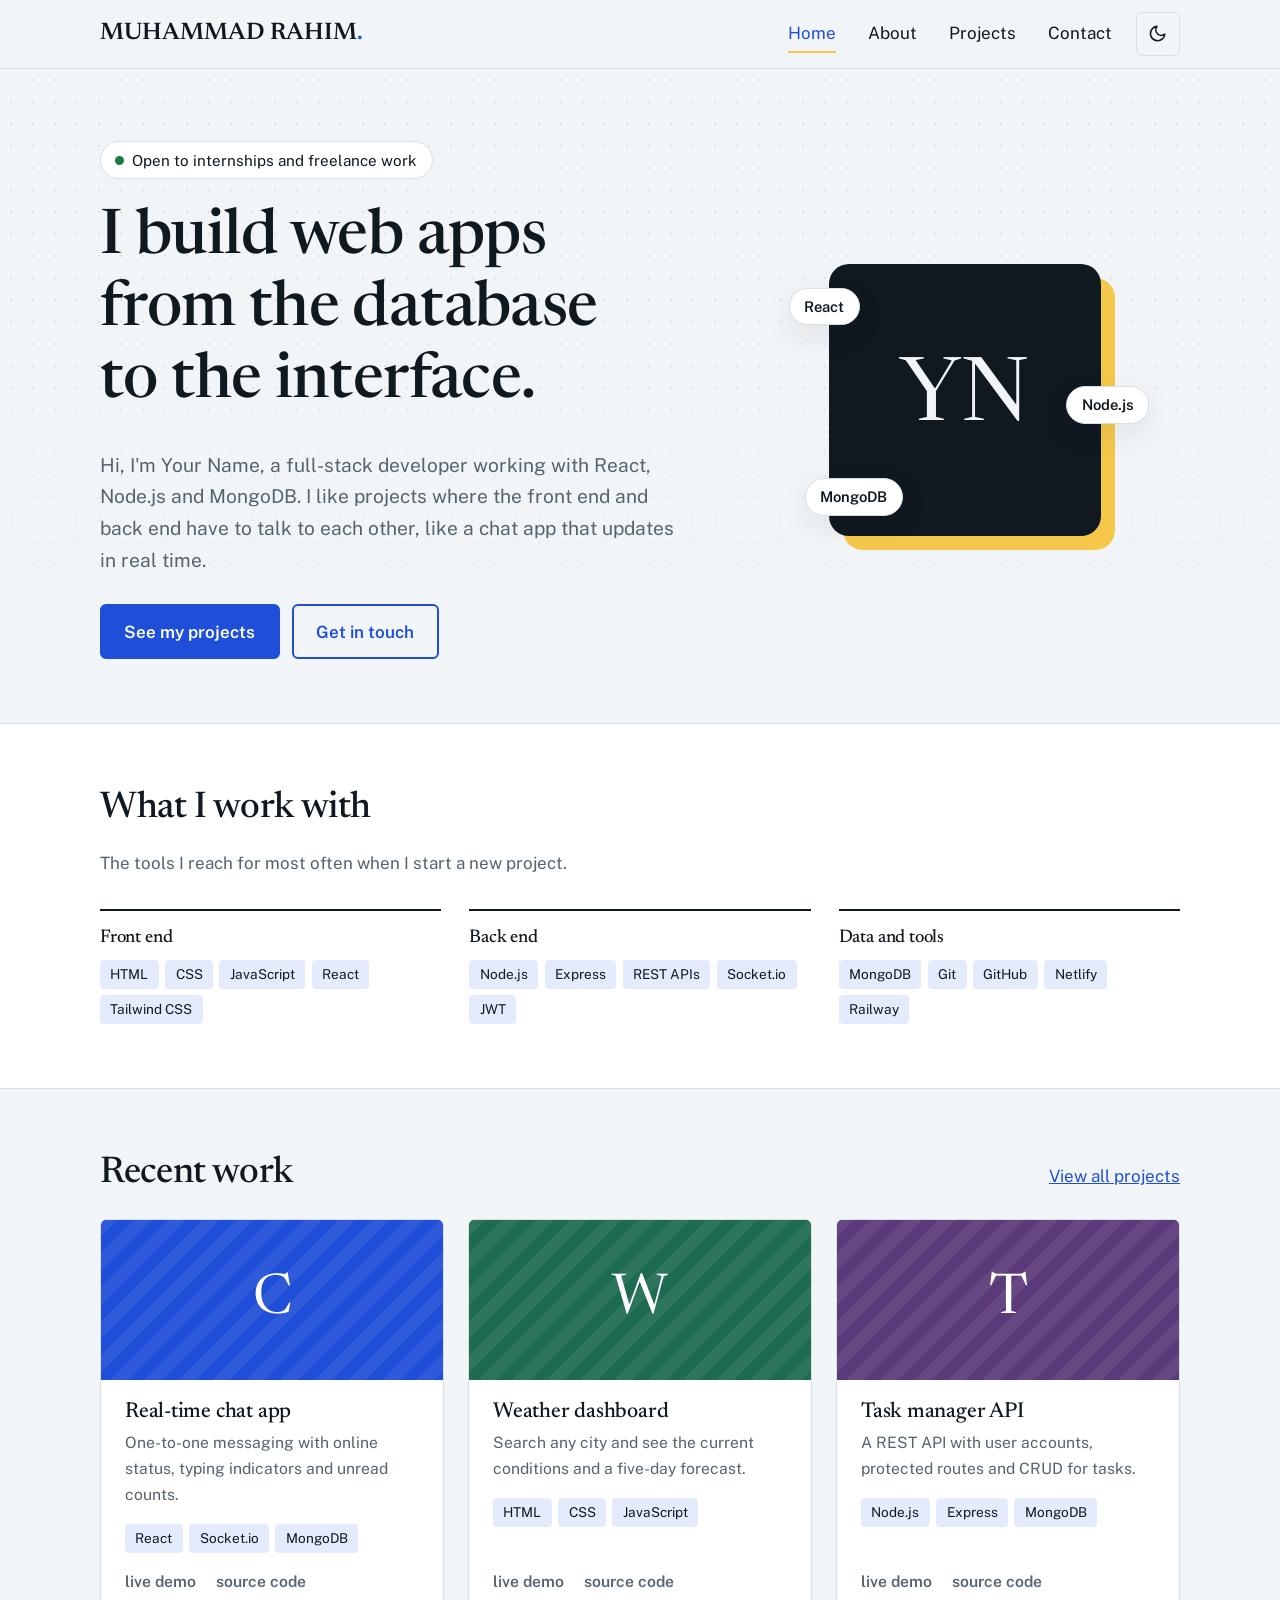
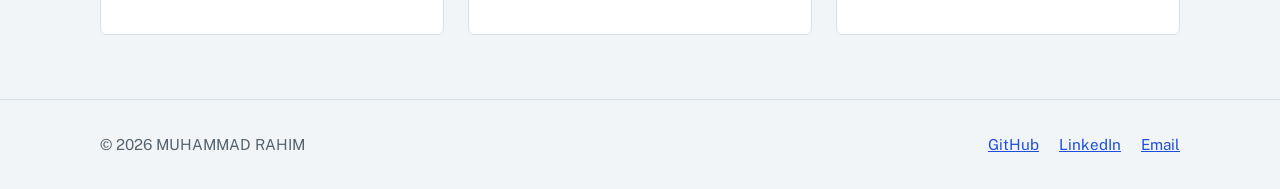
<file: index.html>
<!DOCTYPE html>
<html lang="en">
<head>
  <meta charset="UTF-8">
  <script>
    // set the theme before first paint so dark mode doesn't flash
    try {
      document.documentElement.dataset.theme = localStorage.getItem("theme") ||
        (matchMedia("(prefers-color-scheme: dark)").matches ? "dark" : "light");
    } catch (e) {}
  </script>
  <meta name="viewport" content="width=device-width, initial-scale=1">
  <title>MUHAMMAD RAHIM | Web Developer</title>
  <meta name="description" content="Portfolio of Your Name, a full-stack web developer who builds responsive websites and real-time web apps.">
  <link rel="icon" href="data:image/svg+xml,<svg xmlns=%22http://www.w3.org/2000/svg%22 viewBox=%220 0 100 100%22><rect width=%22100%22 height=%22100%22 rx=%2216%22 fill=%22%231f4fd8%22/><text x=%2250%22 y=%2272%22 font-size=%2262%22 text-anchor=%22middle%22 fill=%22white%22 font-family=%22Georgia%22>Y</text></svg>">
  <link rel="preconnect" href="https://fonts.googleapis.com">
  <link rel="preconnect" href="https://fonts.gstatic.com" crossorigin>
  <link href="https://fonts.googleapis.com/css2?family=Newsreader:wght@400;500;600&family=Public+Sans:wght@400;600&display=swap" rel="stylesheet">
  <link rel="stylesheet" href="css/style.css">
  <script src="js/main.js" defer></script>
</head>
<body>
  <a class="skip-link" href="#main">Skip to content</a>

  <header class="site-header">
    <div class="container header-inner">
      <a class="brand" href="index.html">MUHAMMAD RAHIM<span>.</span></a>

      <nav id="site-nav" class="site-nav" aria-label="Main">
        <ul>
          <li><a href="index.html" aria-current="page">Home</a></li>
          <li><a href="about.html">About</a></li>
          <li><a href="projects.html">Projects</a></li>
          <li><a href="contact.html">Contact</a></li>
        </ul>
      </nav>

      <div class="header-actions">
        <button class="theme-toggle" type="button" aria-label="Switch to dark theme">
          <svg class="icon-moon" viewBox="0 0 24 24" aria-hidden="true"><path d="M21 12.8A9 9 0 1 1 11.2 3a7 7 0 0 0 9.8 9.8z"/></svg>
          <svg class="icon-sun" viewBox="0 0 24 24" aria-hidden="true"><circle cx="12" cy="12" r="4"/><path d="M12 2v2M12 20v2M4.9 4.9l1.4 1.4M17.7 17.7l1.4 1.4M2 12h2M20 12h2M4.9 19.1l1.4-1.4M17.7 6.3l1.4-1.4"/></svg>
        </button>
        <button class="nav-toggle" type="button" aria-expanded="false" aria-controls="site-nav" aria-label="Menu">
          <span></span><span></span><span></span>
        </button>
      </div>
    </div>
  </header>

  <main id="main">
    <section class="hero">
      <div class="container hero-inner">
        <div>
          <p class="status">Open to internships and freelance work</p>
          <h1>I build web apps from the database to the interface.</h1>
          <p class="lead">
            Hi, I'm Your Name, a full-stack developer working with React, Node.js and MongoDB.
            I like projects where the front end and back end have to talk to each other, like
            a chat app that updates in real time.
          </p>
          <div class="btn-row">
            <a class="btn" href="projects.html">See my projects</a>
            <a class="btn btn--outline" href="contact.html">Get in touch</a>
          </div>
        </div>

        <!-- To use a real photo, put an <img> inside .hero-card instead of the initials -->
        <div class="hero-art" aria-hidden="true">
          <div class="hero-card">YN</div>
          <span class="float-tag float-tag--react">React</span>
          <span class="float-tag float-tag--node">Node.js</span>
          <span class="float-tag float-tag--mongo">MongoDB</span>
        </div>
      </div>
    </section>

    <section class="section section--white">
      <div class="container">
        <h2>What I work with</h2>
        <p class="section__intro">The tools I reach for most often when I start a new project.</p>

        <div class="skill-groups">
          <div class="skill-group">
            <h3>Front end</h3>
            <ul class="tags">
              <li>HTML</li><li>CSS</li><li>JavaScript</li><li>React</li><li>Tailwind CSS</li>
            </ul>
          </div>
          <div class="skill-group">
            <h3>Back end</h3>
            <ul class="tags">
              <li>Node.js</li><li>Express</li><li>REST APIs</li><li>Socket.io</li><li>JWT</li>
            </ul>
          </div>
          <div class="skill-group">
            <h3>Data and tools</h3>
            <ul class="tags">
              <li>MongoDB</li><li>Git</li><li>GitHub</li><li>Netlify</li><li>Railway</li>
            </ul>
          </div>
        </div>
      </div>
    </section>

    <section class="section">
      <div class="container">
        <div class="section-head">
          <h2>Recent work</h2>
          <a href="projects.html">View all projects</a>
        </div>

        <div class="project-grid project-grid--three">
          <!-- Sample projects: replace titles, text and links with your own -->
          <article class="project">
            <div class="project__thumb project__thumb--blue" aria-hidden="true">C</div>
            <div class="project__body">
              <h3>Real-time chat app</h3>
              <p>One-to-one messaging with online status, typing indicators and unread counts.</p>
              <ul class="tags">
                <li>React</li>
                <li>Socket.io</li>
                <li>MongoDB</li>
              </ul>
              <div class="project__links">
               <p>live demo</p>
               <p>source code</p>
              </div>
            </div>
          </article>

          <article class="project">
            <div class="project__thumb project__thumb--green" aria-hidden="true">W</div>
            <div class="project__body">
              <h3>Weather dashboard</h3>
              <p>Search any city and see the current conditions and a five-day forecast.</p>
              <ul class="tags">
                <li>HTML</li>
                <li>CSS</li>
                <li>JavaScript</li>
              </ul>
              <div class="project__links">
              <p>live demo</p>
               <p>source code</p>
              </div>
            </div>
          </article>

          <article class="project">
            <div class="project__thumb project__thumb--plum" aria-hidden="true">T</div>
            <div class="project__body">
              <h3>Task manager API</h3>
              <p>A REST API with user accounts, protected routes and CRUD for tasks.</p>
              <ul class="tags">
                <li>Node.js</li>
                <li>Express</li>
                <li>MongoDB</li>
              </ul>
              <div class="project__links">
              <p>live demo</p>
               <p>source code</p>
              </div>
            </div>
          </article>
        </div>
      </div>
    </section>
  </main>

  <footer class="site-footer">
    <div class="container footer-inner">
      <p>&copy; <span id="year">2026</span> MUHAMMAD RAHIM</p>
      <ul>
        <li><a href="https://github.com/MUHAMMAD-RAHIM-SIDDIQUI" target="_blank" rel="noopener">GitHub</a></li>
        <li><a href="https://www.linkedin.com/in/muhammad-rahim-siddiqui-4a539a3a0/" target="_blank" rel="noopener">LinkedIn</a></li>
        <li><a href="mailto:rahim.siddiqui.dev@gmail.com">Email</a></li>
      </ul>
    </div>
  </footer>
</body>
</html>
</file>
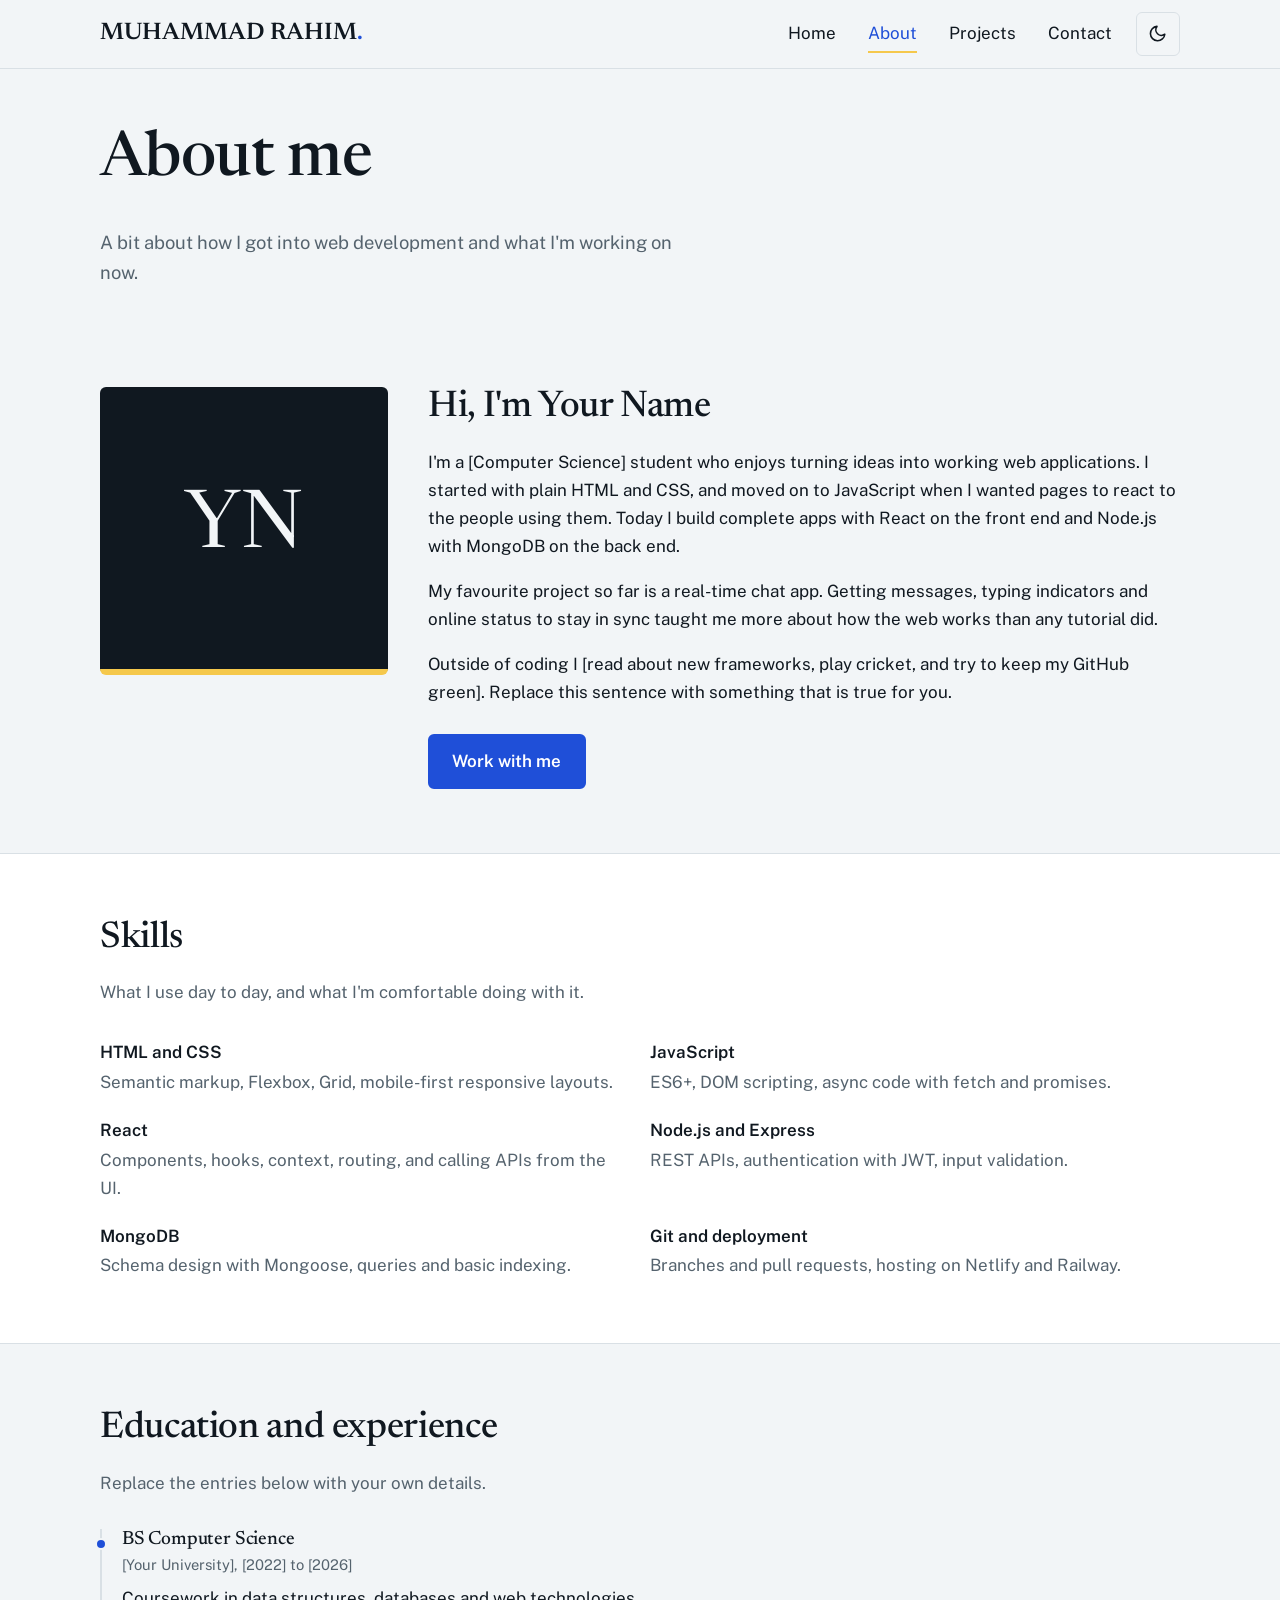
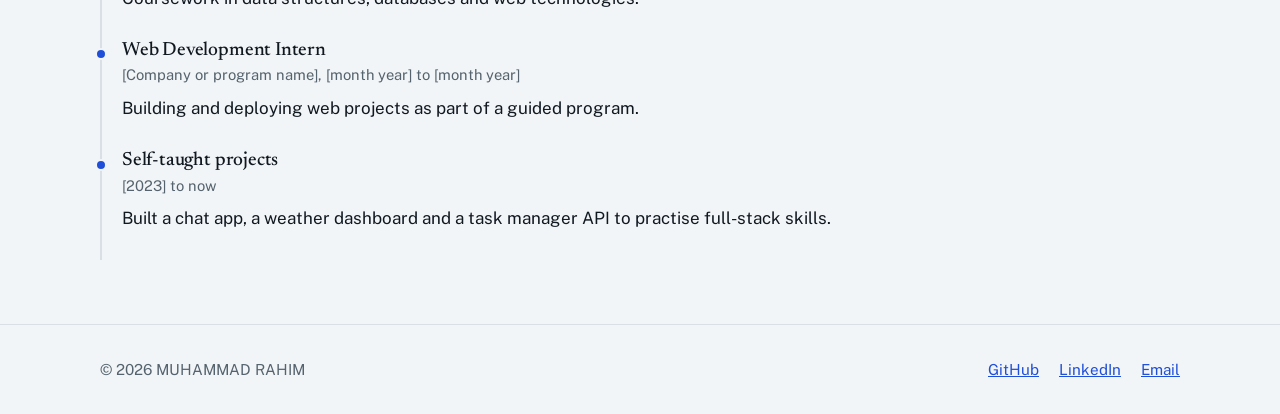
<file: about.html>
<!DOCTYPE html>
<html lang="en">
<head>
  <meta charset="UTF-8">
  <script>
    // set the theme before first paint so dark mode doesn't flash
    try {
      document.documentElement.dataset.theme = localStorage.getItem("theme") ||
        (matchMedia("(prefers-color-scheme: dark)").matches ? "dark" : "light");
    } catch (e) {}
  </script>
  <meta name="viewport" content="width=device-width, initial-scale=1">
  <title>About | MUHAMMAD RAHIM</title>
  <meta name="description" content="Background, skills and education of Your Name, a full-stack web developer.">
  <link rel="icon" href="data:image/svg+xml,<svg xmlns=%22http://www.w3.org/2000/svg%22 viewBox=%220 0 100 100%22><rect width=%22100%22 height=%22100%22 rx=%2216%22 fill=%22%231f4fd8%22/><text x=%2250%22 y=%2272%22 font-size=%2262%22 text-anchor=%22middle%22 fill=%22white%22 font-family=%22Georgia%22>Y</text></svg>">
  <link rel="preconnect" href="https://fonts.googleapis.com">
  <link rel="preconnect" href="https://fonts.gstatic.com" crossorigin>
  <link href="https://fonts.googleapis.com/css2?family=Newsreader:wght@400;500;600&family=Public+Sans:wght@400;600&display=swap" rel="stylesheet">
  <link rel="stylesheet" href="css/style.css">
  <script src="js/main.js" defer></script>
</head>
<body>
  <a class="skip-link" href="#main">Skip to content</a>

  <header class="site-header">
    <div class="container header-inner">
      <a class="brand" href="index.html">MUHAMMAD RAHIM<span>.</span></a>

      <nav id="site-nav" class="site-nav" aria-label="Main">
        <ul>
          <li><a href="index.html">Home</a></li>
          <li><a href="about.html" aria-current="page">About</a></li>
          <li><a href="projects.html">Projects</a></li>
          <li><a href="contact.html">Contact</a></li>
        </ul>
      </nav>

      <div class="header-actions">
        <button class="theme-toggle" type="button" aria-label="Switch to dark theme">
          <svg class="icon-moon" viewBox="0 0 24 24" aria-hidden="true"><path d="M21 12.8A9 9 0 1 1 11.2 3a7 7 0 0 0 9.8 9.8z"/></svg>
          <svg class="icon-sun" viewBox="0 0 24 24" aria-hidden="true"><circle cx="12" cy="12" r="4"/><path d="M12 2v2M12 20v2M4.9 4.9l1.4 1.4M17.7 17.7l1.4 1.4M2 12h2M20 12h2M4.9 19.1l1.4-1.4M17.7 6.3l1.4-1.4"/></svg>
        </button>
        <button class="nav-toggle" type="button" aria-expanded="false" aria-controls="site-nav" aria-label="Menu">
          <span></span><span></span><span></span>
        </button>
      </div>
    </div>
  </header>

  <main id="main">
    <section class="page-title">
      <div class="container">
        <h1>About me</h1>
        <p>A bit about how I got into web development and what I'm working on now.</p>
      </div>
    </section>

    <section class="section">
      <div class="container about-grid">
        <!-- To use a real photo, replace this div with: <img src="images/me.jpg" alt="Your Name"> -->
        <div class="about-photo" aria-hidden="true">YN</div>

        <div>
          <h2>Hi, I'm Your Name</h2>
          <p>
            I'm a [Computer Science] student who enjoys turning ideas into working web
            applications. I started with plain HTML and CSS, and moved on to JavaScript when I
            wanted pages to react to the people using them. Today I build complete apps with
            React on the front end and Node.js with MongoDB on the back end.
          </p>
          <p>
            My favourite project so far is a real-time chat app. Getting messages, typing
            indicators and online status to stay in sync taught me more about how the web works
            than any tutorial did.
          </p>
          <p>
            Outside of coding I [read about new frameworks, play cricket, and try to keep my
            GitHub green]. Replace this sentence with something that is true for you.
          </p>
          <div class="btn-row">
            <a class="btn" href="contact.html">Work with me</a>
          </div>
        </div>
      </div>
    </section>

    <section class="section section--white">
      <div class="container">
        <h2>Skills</h2>
        <p class="section__intro">What I use day to day, and what I'm comfortable doing with it.</p>

        <dl class="skill-list">
          <div>
            <dt>HTML and CSS</dt>
            <dd>Semantic markup, Flexbox, Grid, mobile-first responsive layouts.</dd>
          </div>
          <div>
            <dt>JavaScript</dt>
            <dd>ES6+, DOM scripting, async code with fetch and promises.</dd>
          </div>
          <div>
            <dt>React</dt>
            <dd>Components, hooks, context, routing, and calling APIs from the UI.</dd>
          </div>
          <div>
            <dt>Node.js and Express</dt>
            <dd>REST APIs, authentication with JWT, input validation.</dd>
          </div>
          <div>
            <dt>MongoDB</dt>
            <dd>Schema design with Mongoose, queries and basic indexing.</dd>
          </div>
          <div>
            <dt>Git and deployment</dt>
            <dd>Branches and pull requests, hosting on Netlify and Railway.</dd>
          </div>
        </dl>
      </div>
    </section>

    <section class="section">
      <div class="container">
        <h2>Education and experience</h2>
        <p class="section__intro">Replace the entries below with your own details.</p>

        <ol class="timeline">
          <li>
            <h3>BS Computer Science</h3>
            <span class="when">[Your University], [2022] to [2026]</span>
            <p>Coursework in data structures, databases and web technologies.</p>
          </li>
          <li>
            <h3>Web Development Intern</h3>
            <span class="when">[Company or program name], [month year] to [month year]</span>
            <p>Building and deploying web projects as part of a guided program.</p>
          </li>
          <li>
            <h3>Self-taught projects</h3>
            <span class="when">[2023] to now</span>
            <p>Built a chat app, a weather dashboard and a task manager API to practise full-stack skills.</p>
          </li>
        </ol>
      </div>
    </section>
  </main>
 <footer class="site-footer">
    <div class="container footer-inner">
      <p>&copy; <span id="year">2026</span> MUHAMMAD RAHIM</p>
      <ul>
        <li><a href="https://github.com/MUHAMMAD-RAHIM-SIDDIQUI" target="_blank" rel="noopener">GitHub</a></li>
        <li><a href="https://www.linkedin.com/in/muhammad-rahim-siddiqui-4a539a3a0/" target="_blank" rel="noopener">LinkedIn</a></li>
        <li><a href="mailto:rahim.siddiqui.dev@gmail.com">Email</a></li>
      </ul>
    </div>
  </footer>
 
</body>
</html>
</file>
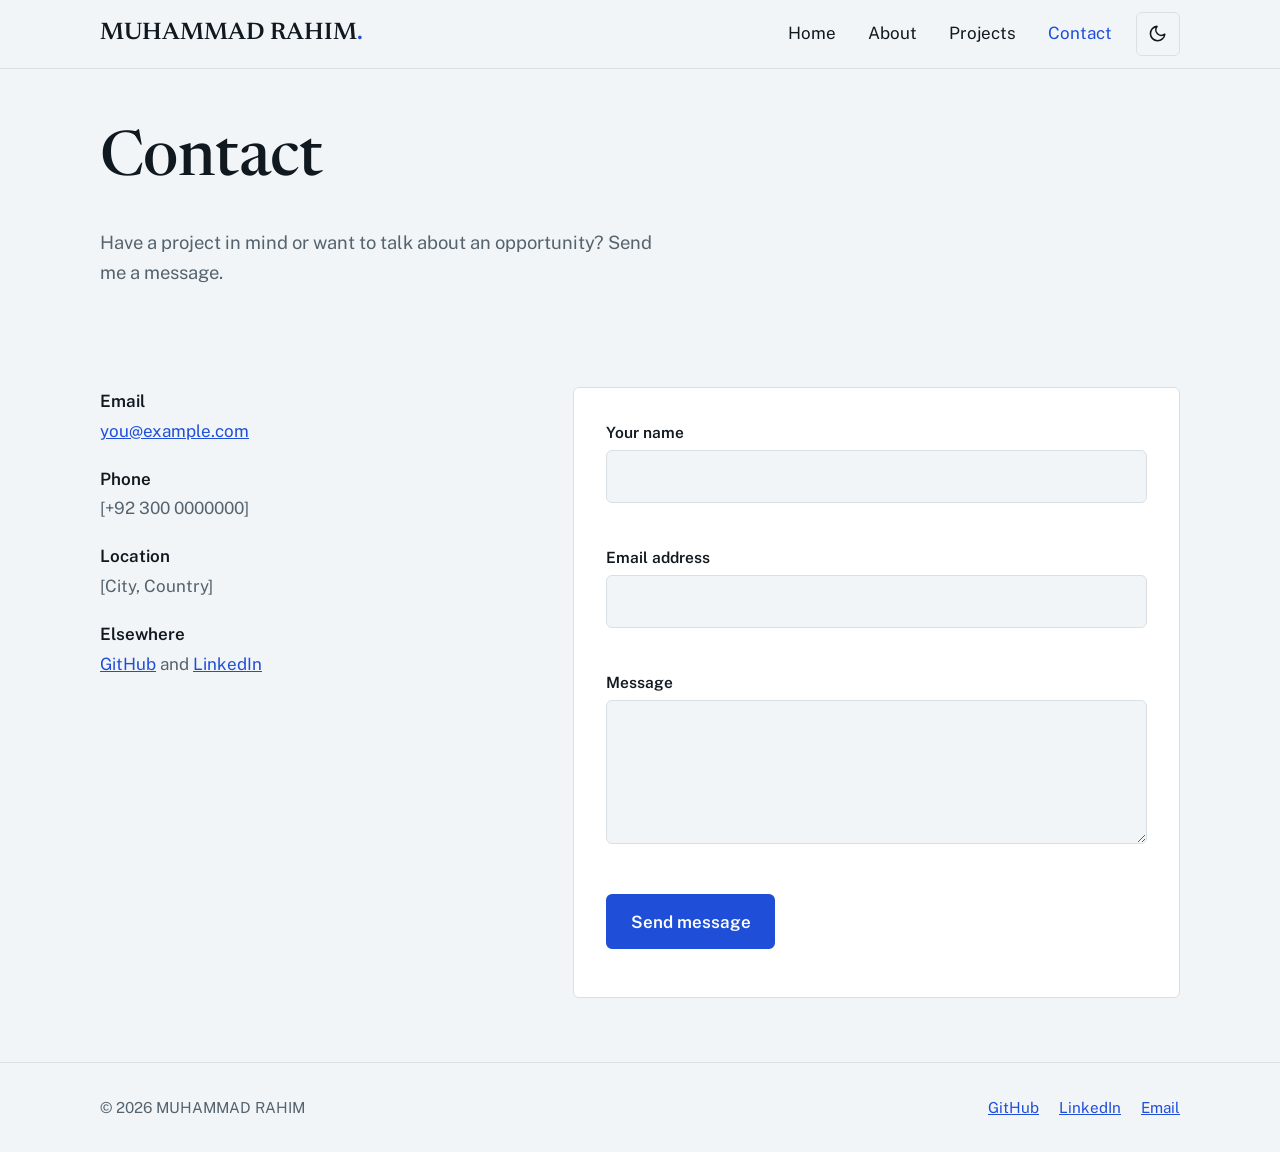
<file: contact.html>
<!DOCTYPE html>
<html lang="en">
<head>
  <meta charset="UTF-8">
  <script>
    // set the theme before first paint so dark mode doesn't flash
    try {
      document.documentElement.dataset.theme = localStorage.getItem("theme") ||
        (matchMedia("(prefers-color-scheme: dark)").matches ? "dark" : "light");
    } catch (e) {}
  </script>
  <meta name="viewport" content="width=device-width, initial-scale=1">
  <title>Contact | MUHAMMAD RAHIM</title>
  <meta name="description" content="Get in touch with Your Name about internships, freelance work or collaboration.">
  <link rel="icon" href="data:image/svg+xml,<svg xmlns=%22http://www.w3.org/2000/svg%22 viewBox=%220 0 100 100%22><rect width=%22100%22 height=%22100%22 rx=%2216%22 fill=%22%231f4fd8%22/><text x=%2250%22 y=%2272%22 font-size=%2262%22 text-anchor=%22middle%22 fill=%22white%22 font-family=%22Georgia%22>Y</text></svg>">
  <link rel="preconnect" href="https://fonts.googleapis.com">
  <link rel="preconnect" href="https://fonts.gstatic.com" crossorigin>
  <link href="https://fonts.googleapis.com/css2?family=Newsreader:wght@400;500;600&family=Public+Sans:wght@400;600&display=swap" rel="stylesheet">
  <link rel="stylesheet" href="css/style.css">
  <script src="js/main.js" defer></script>
</head>
<body>
  <a class="skip-link" href="#main">Skip to content</a>

  <header class="site-header">
    <div class="container header-inner">
      <a class="brand" href="index.html">MUHAMMAD RAHIM<span>.</span></a>

      <nav id="site-nav" class="site-nav" aria-label="Main">
        <ul>
          <li><a href="index.html">Home</a></li>
          <li><a href="about.html">About</a></li>
          <li><a href="projects.html">Projects</a></li>
          <li><a href="contact.html" aria-current="page">Contact</a></li>
        </ul>
      </nav>

      <div class="header-actions">
        <button class="theme-toggle" type="button" aria-label="Switch to dark theme">
          <svg class="icon-moon" viewBox="0 0 24 24" aria-hidden="true"><path d="M21 12.8A9 9 0 1 1 11.2 3a7 7 0 0 0 9.8 9.8z"/></svg>
          <svg class="icon-sun" viewBox="0 0 24 24" aria-hidden="true"><circle cx="12" cy="12" r="4"/><path d="M12 2v2M12 20v2M4.9 4.9l1.4 1.4M17.7 17.7l1.4 1.4M2 12h2M20 12h2M4.9 19.1l1.4-1.4M17.7 6.3l1.4-1.4"/></svg>
        </button>
        <button class="nav-toggle" type="button" aria-expanded="false" aria-controls="site-nav" aria-label="Menu">
          <span></span><span></span><span></span>
        </button>
      </div>
    </div>
  </header>

  <main id="main">
    <section class="page-title">
      <div class="container">
        <h1>Contact</h1>
        <p>Have a project in mind or want to talk about an opportunity? Send me a message.</p>
      </div>
    </section>

    <section class="section">
      <div class="container contact-grid">
        <dl class="contact-details">
          <dt>Email</dt>
          <dd><a href="mailto:you@example.com">you@example.com</a></dd>

          <dt>Phone</dt>
          <dd>[+92 300 0000000]</dd>

          <dt>Location</dt>
          <dd>[City, Country]</dd>

          <dt>Elsewhere</dt>
          <dd>
            <a href="https://github.com/MUHAMMAD-RAHIM-SIDDIQUI" target="_blank" rel="noopener">GitHub</a>
            and
            <a href="https://www.linkedin.com/in/muhammad-rahim-siddiqui-4a539a3a0/" target="_blank" rel="noopener">LinkedIn</a>
          </dd>
        </dl>

        <form id="contact-form" class="form" data-email="you@example.com" novalidate>
          <div class="field">
            <label for="name">Your name</label>
            <input id="name" name="name" type="text" autocomplete="name" required>
            <p class="field-error" aria-live="polite"></p>
          </div>

          <div class="field">
            <label for="email">Email address</label>
            <input id="email" name="email" type="email" autocomplete="email" required>
            <p class="field-error" aria-live="polite"></p>
          </div>

          <div class="field">
            <label for="message">Message</label>
            <textarea id="message" name="message" required></textarea>
            <p class="field-error" aria-live="polite"></p>
          </div>

          <button class="btn" type="submit">Send message</button>
          <p id="form-status" class="form-status" role="status"></p>
        </form>
      </div>
    </section>
  </main>

 <footer class="site-footer">
    <div class="container footer-inner">
      <p>&copy; <span id="year">2026</span> MUHAMMAD RAHIM</p>
      <ul>
        <li><a href="https://github.com/MUHAMMAD-RAHIM-SIDDIQUI" target="_blank" rel="noopener">GitHub</a></li>
        <li><a href="https://www.linkedin.com/in/muhammad-rahim-siddiqui-4a539a3a0/" target="_blank" rel="noopener">LinkedIn</a></li>
        <li><a href="mailto:rahim.siddiqui.dev@gmail.com">Email</a></li>
      </ul>
    </div>
  </footer>
</body>
</html>
</file>
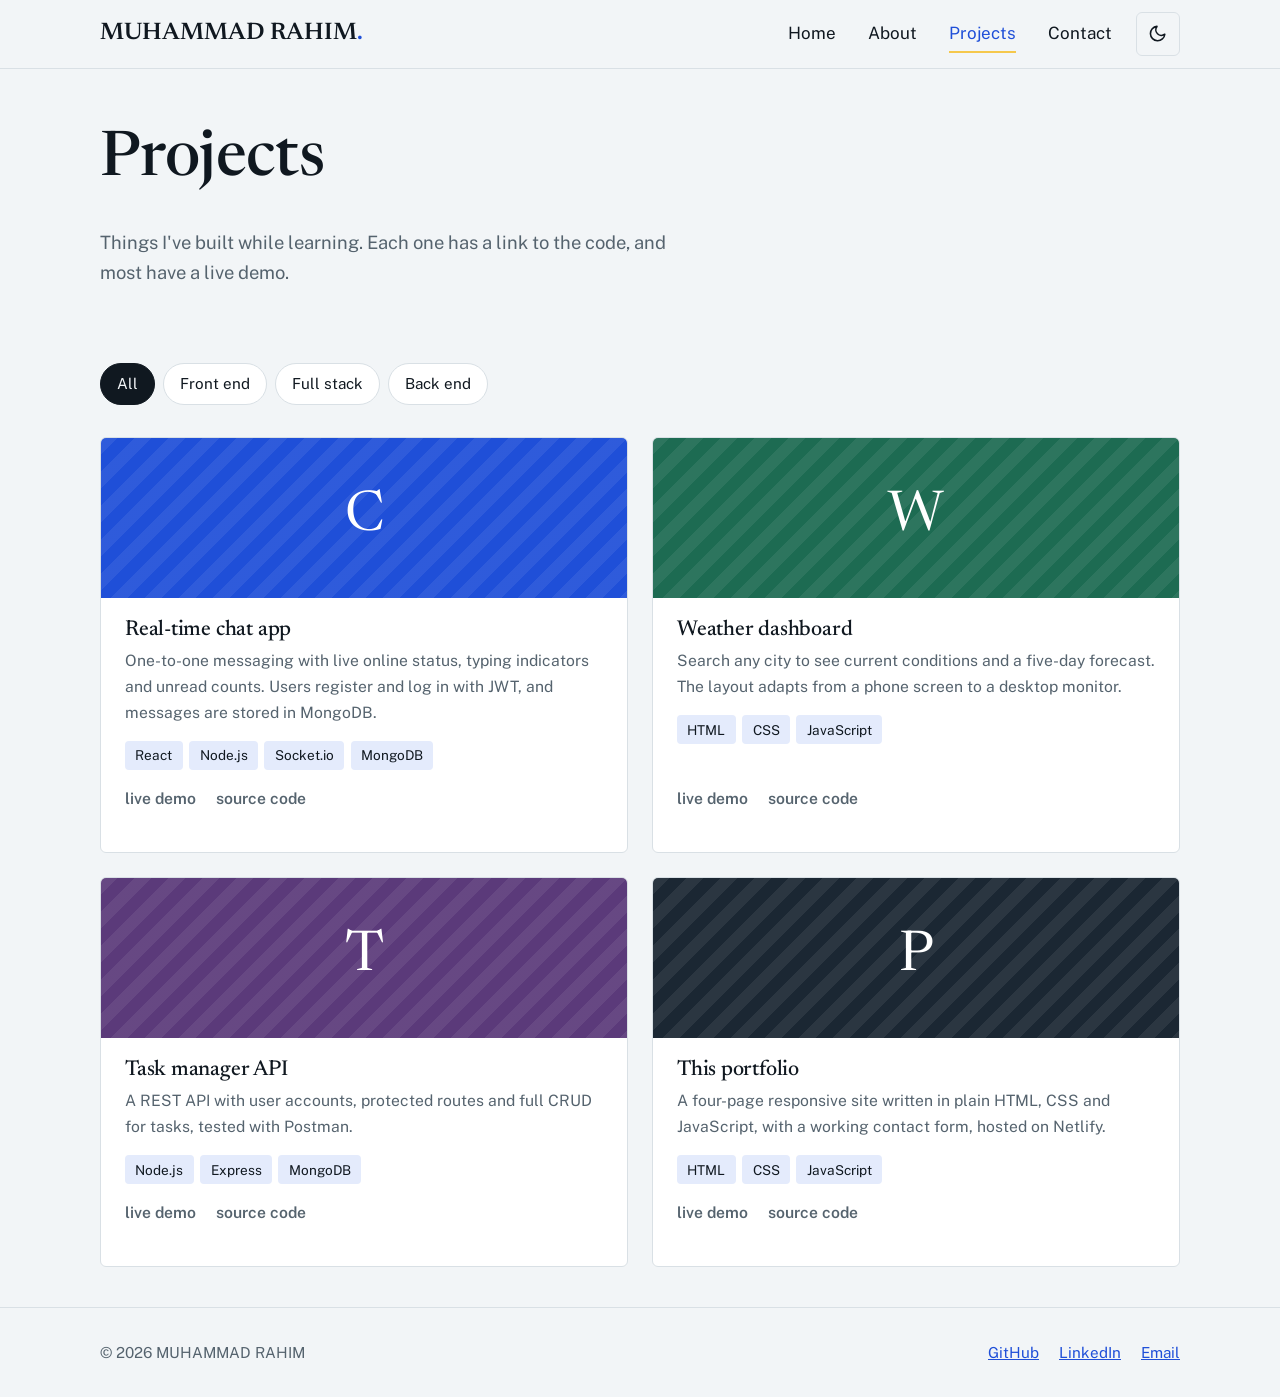
<file: projects.html>
<!DOCTYPE html>
<html lang="en">
<head>
  <meta charset="UTF-8">
  <script>
    // set the theme before first paint so dark mode doesn't flash
    try {
      document.documentElement.dataset.theme = localStorage.getItem("theme") ||
        (matchMedia("(prefers-color-scheme: dark)").matches ? "dark" : "light");
    } catch (e) {}
  </script>
  <meta name="viewport" content="width=device-width, initial-scale=1">
  <title>Projects | MUHAMMAD RAHIM</title>
  <meta name="description" content="Selected web development projects by Your Name, including a real-time chat app, a weather dashboard and a REST API.">
  <link rel="icon" href="data:image/svg+xml,<svg xmlns=%22http://www.w3.org/2000/svg%22 viewBox=%220 0 100 100%22><rect width=%22100%22 height=%22100%22 rx=%2216%22 fill=%22%231f4fd8%22/><text x=%2250%22 y=%2272%22 font-size=%2262%22 text-anchor=%22middle%22 fill=%22white%22 font-family=%22Georgia%22>Y</text></svg>">
  <link rel="preconnect" href="https://fonts.googleapis.com">
  <link rel="preconnect" href="https://fonts.gstatic.com" crossorigin>
  <link href="https://fonts.googleapis.com/css2?family=Newsreader:wght@400;500;600&family=Public+Sans:wght@400;600&display=swap" rel="stylesheet">
  <link rel="stylesheet" href="css/style.css">
  <script src="js/main.js" defer></script>
</head>
<body>
  <a class="skip-link" href="#main">Skip to content</a>

  <header class="site-header">
    <div class="container header-inner">
      <a class="brand" href="index.html"> MUHAMMAD RAHIM<span>.</span></a>

      <nav id="site-nav" class="site-nav" aria-label="Main">
        <ul>
          <li><a href="index.html">Home</a></li>
          <li><a href="about.html">About</a></li>
          <li><a href="projects.html" aria-current="page">Projects</a></li>
          <li><a href="contact.html">Contact</a></li>
        </ul>
      </nav>

      <div class="header-actions">
        <button class="theme-toggle" type="button" aria-label="Switch to dark theme">
          <svg class="icon-moon" viewBox="0 0 24 24" aria-hidden="true"><path d="M21 12.8A9 9 0 1 1 11.2 3a7 7 0 0 0 9.8 9.8z"/></svg>
          <svg class="icon-sun" viewBox="0 0 24 24" aria-hidden="true"><circle cx="12" cy="12" r="4"/><path d="M12 2v2M12 20v2M4.9 4.9l1.4 1.4M17.7 17.7l1.4 1.4M2 12h2M20 12h2M4.9 19.1l1.4-1.4M17.7 6.3l1.4-1.4"/></svg>
        </button>
        <button class="nav-toggle" type="button" aria-expanded="false" aria-controls="site-nav" aria-label="Menu">
          <span></span><span></span><span></span>
        </button>
      </div>
    </div>
  </header>

  <main id="main">
    <section class="page-title">
      <div class="container">
        <h1>Projects</h1>
        <p>Things I've built while learning. Each one has a link to the code, and most have a live demo.</p>
      </div>
    </section>

    <section class="section section--tight">
      <div class="container">
        <div class="filters" role="group" aria-label="Filter projects">
          <button class="filter-btn" type="button" data-filter="all" aria-pressed="true">All</button>
          <button class="filter-btn" type="button" data-filter="frontend" aria-pressed="false">Front end</button>
          <button class="filter-btn" type="button" data-filter="fullstack" aria-pressed="false">Full stack</button>
          <button class="filter-btn" type="button" data-filter="backend" aria-pressed="false">Back end</button>
        </div>

        <div class="project-grid">
          <!-- Sample projects: replace titles, text and links with your own -->
          <article class="project" data-category="fullstack">
            <div class="project__thumb project__thumb--blue" aria-hidden="true">C</div>
            <div class="project__body">
              <h3>Real-time chat app</h3>
              <p>
                One-to-one messaging with live online status, typing indicators and unread
                counts. Users register and log in with JWT, and messages are stored in MongoDB.
              </p>
              <ul class="tags">
                <li>React</li>
                <li>Node.js</li>
                <li>Socket.io</li>
                <li>MongoDB</li>
              </ul>
              <div class="project__links">
              <p>live demo</p>
               <p>source code</p>
              </div>
            </div>
          </article>

          <article class="project" data-category="frontend">
            <div class="project__thumb project__thumb--green" aria-hidden="true">W</div>
            <div class="project__body">
              <h3>Weather dashboard</h3>
              <p>
                Search any city to see current conditions and a five-day forecast. The layout
                adapts from a phone screen to a desktop monitor.
              </p>
              <ul class="tags">
                <li>HTML</li>
                <li>CSS</li>
                <li>JavaScript</li>
              </ul>
              <div class="project__links">
              <p>live demo</p>
               <p>source code</p>
              </div>
            </div>
          </article>

          <article class="project" data-category="backend">
            <div class="project__thumb project__thumb--plum" aria-hidden="true">T</div>
            <div class="project__body">
              <h3>Task manager API</h3>
              <p>
                A REST API with user accounts, protected routes and full CRUD for tasks,
                tested with Postman.
              </p>
              <ul class="tags">
                <li>Node.js</li>
                <li>Express</li>
                <li>MongoDB</li>
              </ul>
              <div class="project__links">
              <p>live demo</p>
               <p>source code</p>
              </div>
            </div>
          </article>

          <article class="project" data-category="frontend">
            <div class="project__thumb project__thumb--ink" aria-hidden="true">P</div>
            <div class="project__body">
              <h3>This portfolio</h3>
              <p>
                A four-page responsive site written in plain HTML, CSS and JavaScript, with a
                working contact form, hosted on Netlify.
              </p>
              <ul class="tags">
                <li>HTML</li>
                <li>CSS</li>
                <li>JavaScript</li>
              </ul>
              <div class="project__links">
              <p>live demo</p>
               <p>source code</p> 
              </div>
            </div>
          </article>
        </div>
      </div>
    </section>
  </main>

  <footer class="site-footer">
    <div class="container footer-inner">
      <p>&copy; <span id="year">2026</span> MUHAMMAD RAHIM</p>
      <ul>
        <li><a href="https://github.com/MUHAMMAD-RAHIM-SIDDIQUI" target="_blank" rel="noopener">GitHub</a></li>
        <li><a href="https://www.linkedin.com/in/muhammad-rahim-siddiqui-4a539a3a0/" target="_blank" rel="noopener">LinkedIn</a></li>
        <li><a href="mailto:rahim.siddiqui.dev@gmail.com">Email</a></li>
      </ul>
    </div>
  </footer>
</body>
</html>
</file>
<file: css/style.css>
/* ==========================================================================
   Portfolio stylesheet
   1. Variables & base
   2. Layout helpers
   3. Header & navigation
   4. Buttons
   5. Home
   6. Sections shared by several pages
   7. Projects
   8. About
   9. Contact
   10. Footer
   11. Larger screens
   ========================================================================== */

/* 1. Variables & base ----------------------------------------------------- */

:root {
  --bg: #f2f5f7;
  --surface: #ffffff;
  --ink: #101820;
  --muted: #55636e;
  --line: #d9e0e5;
  --accent: #1f4fd8;
  --accent-dark: #173ba3;
  --accent-soft: #e4ebfc;
  --highlight: #f5c84c;
  --danger: #b3261e;
  --success: #1d7a46;
  --on-accent: #ffffff;
  --header-bg: rgba(242, 245, 247, 0.94);
  --shadow: 0 10px 30px rgba(16, 24, 32, 0.08);
  color-scheme: light;

  --font-body: "Public Sans", "Segoe UI", Roboto, Arial, sans-serif;
  --font-heading: "Newsreader", Georgia, "Times New Roman", serif;

  --radius: 6px;
  --header-height: 4.25rem;
}

/* Dark theme: toggled with data-theme on <html> (see js/main.js) */
:root[data-theme="dark"] {
  --bg: #0e141a;
  --surface: #16202a;
  --ink: #e8eef3;
  --muted: #9aa9b5;
  --line: #26333f;
  --accent: #7aa0ff;
  --accent-dark: #a3bcff;
  --accent-soft: #1d2b4d;
  --danger: #ff8a80;
  --success: #5fd08f;
  --on-accent: #0b1220;
  --header-bg: rgba(14, 20, 26, 0.94);
  --shadow: 0 10px 30px rgba(0, 0, 0, 0.35);
  color-scheme: dark;
}

*,
*::before,
*::after {
  box-sizing: border-box;
}

html {
  scroll-behavior: smooth;
}

body {
  margin: 0;
  font-family: var(--font-body);
  font-size: 1.0625rem;
  line-height: 1.65;
  color: var(--ink);
  background: var(--bg);
}

h1,
h2,
h3 {
  margin: 0 0 0.5em;
  font-family: var(--font-heading);
  font-weight: 500;
  line-height: 1.15;
  letter-spacing: -0.01em;
}

h1 {
  font-size: clamp(2.4rem, 6vw, 3.9rem);
}

h2 {
  font-size: clamp(1.7rem, 3.5vw, 2.3rem);
}

h3 {
  font-size: 1.35rem;
}

p {
  margin: 0 0 1em;
}

a {
  color: var(--accent);
}

a:hover {
  color: var(--accent-dark);
}

img {
  max-width: 100%;
  height: auto;
}

:focus-visible {
  outline: 3px solid var(--accent);
  outline-offset: 3px;
}

.skip-link {
  position: absolute;
  left: 1rem;
  top: -4rem;
  padding: 0.5rem 1rem;
  background: var(--ink);
  color: #fff;
  z-index: 100;
}

.skip-link:focus {
  top: 1rem;
}

/* 2. Layout helpers -------------------------------------------------------- */

.container {
  width: min(100% - 2.5rem, 1080px);
  margin-inline: auto;
}

.section {
  padding-block: 4rem;
}

.section--tight {
  padding-block: 2.5rem;
}

.section--white {
  background: var(--surface);
  border-block: 1px solid var(--line);
}

.section__intro {
  max-width: 38rem;
  color: var(--muted);
  margin-bottom: 2rem;
}

.lead {
  font-size: 1.2rem;
  color: var(--muted);
  max-width: 36rem;
}

/* 3. Header & navigation --------------------------------------------------- */

.site-header {
  position: sticky;
  top: 0;
  z-index: 50;
  background: var(--header-bg);
  backdrop-filter: blur(8px);
  border-bottom: 1px solid var(--line);
}

.header-inner {
  display: flex;
  align-items: center;
  justify-content: space-between;
  height: var(--header-height);
}

.brand {
  font-family: var(--font-heading);
  font-size: 1.5rem;
  font-weight: 600;
  color: var(--ink);
  text-decoration: none;
}

.brand span {
  color: var(--accent);
}

.nav-toggle {
  display: inline-flex;
  flex-direction: column;
  justify-content: center;
  gap: 5px;
  width: 2.75rem;
  height: 2.75rem;
  padding: 0 0.7rem;
  background: none;
  border: 1px solid var(--line);
  border-radius: var(--radius);
  cursor: pointer;
}

.nav-toggle span {
  display: block;
  height: 2px;
  background: var(--ink);
  transition: transform 0.2s ease, opacity 0.2s ease;
}

.nav-toggle[aria-expanded="true"] span:nth-child(1) {
  transform: translateY(7px) rotate(45deg);
}

.nav-toggle[aria-expanded="true"] span:nth-child(2) {
  opacity: 0;
}

.nav-toggle[aria-expanded="true"] span:nth-child(3) {
  transform: translateY(-7px) rotate(-45deg);
}

.header-actions {
  display: flex;
  align-items: center;
  gap: 0.5rem;
}

.theme-toggle {
  display: inline-flex;
  align-items: center;
  justify-content: center;
  width: 2.75rem;
  height: 2.75rem;
  color: var(--ink);
  background: none;
  border: 1px solid var(--line);
  border-radius: var(--radius);
  cursor: pointer;
}

.theme-toggle:hover {
  border-color: var(--accent);
}

.theme-toggle svg {
  width: 1.2rem;
  height: 1.2rem;
  fill: none;
  stroke: currentColor;
  stroke-width: 2;
  stroke-linecap: round;
  stroke-linejoin: round;
}

.theme-toggle .icon-sun {
  display: none;
}

:root[data-theme="dark"] .theme-toggle .icon-sun {
  display: block;
}

:root[data-theme="dark"] .theme-toggle .icon-moon {
  display: none;
}

/* On small screens the menu drops down under the header */
.site-nav {
  position: absolute;
  top: var(--header-height);
  left: 0;
  right: 0;
  display: none;
  background: var(--surface);
  border-bottom: 1px solid var(--line);
}

.site-nav.is-open {
  display: block;
}

.site-nav ul {
  list-style: none;
  margin: 0;
  padding: 0.5rem 1.25rem 1rem;
}

.site-nav a {
  display: block;
  padding: 0.75rem 0;
  color: var(--ink);
  text-decoration: none;
  border-bottom: 1px solid var(--line);
}

.site-nav li:last-child a {
  border-bottom: 0;
}

.site-nav a:hover,
.site-nav a[aria-current="page"] {
  color: var(--accent);
}

/* 4. Buttons --------------------------------------------------------------- */

.btn {
  display: inline-block;
  padding: 0.7rem 1.4rem;
  font: inherit;
  font-weight: 600;
  text-decoration: none;
  color: var(--on-accent);
  background: var(--accent);
  border: 2px solid var(--accent);
  border-radius: var(--radius);
  cursor: pointer;
  transition: background 0.15s ease, border-color 0.15s ease;
}

.btn:hover {
  color: var(--on-accent);
  background: var(--accent-dark);
  border-color: var(--accent-dark);
}

.btn--outline {
  color: var(--accent);
  background: transparent;
}

.btn--outline:hover {
  color: var(--on-accent);
}

.btn:disabled {
  opacity: 0.6;
  cursor: not-allowed;
}

.btn-row {
  display: flex;
  flex-wrap: wrap;
  gap: 0.75rem;
  margin-top: 1.75rem;
}

/* 5. Home ------------------------------------------------------------------ */

.hero {
  position: relative;
  padding-block: 4.5rem 4rem;
}

/* faint dot grid behind the hero, fading out towards the bottom */
.hero::before {
  content: "";
  position: absolute;
  inset: 0;
  background-image: radial-gradient(var(--line) 1.2px, transparent 1.2px);
  background-size: 22px 22px;
  -webkit-mask-image: linear-gradient(#000 40%, transparent);
  mask-image: linear-gradient(#000 40%, transparent);
  pointer-events: none;
}

.hero-inner {
  position: relative;
  display: grid;
  gap: 3rem;
  align-items: center;
}

.hero-art {
  position: relative;
  display: none;
  width: 17rem;
  justify-self: center;
}

.hero h1 {
  max-width: 14ch;
}

.hero .lead {
  margin-top: 1.25rem;
}

.status {
  display: inline-flex;
  align-items: center;
  gap: 0.5rem;
  margin-bottom: 1.5rem;
  padding: 0.35rem 0.9rem;
  font-size: 0.95rem;
  background: var(--surface);
  border: 1px solid var(--line);
  border-radius: 999px;
}

.status::before {
  content: "";
  width: 0.55rem;
  height: 0.55rem;
  border-radius: 50%;
  background: var(--success);
}

/* Hero visual: a profile block with a few floating skill tags */
.hero-card {
  position: relative;
  display: flex;
  align-items: center;
  justify-content: center;
  width: 100%;
  aspect-ratio: 1;
  font-family: var(--font-heading);
  font-size: 5.5rem;
  color: var(--bg);
  background: var(--ink);
  border-radius: 1.25rem;
  box-shadow: 14px 14px 0 var(--highlight);
}

.float-tag {
  position: absolute;
  padding: 0.35rem 0.9rem;
  font-size: 0.92rem;
  font-weight: 600;
  background: var(--surface);
  border: 1px solid var(--line);
  border-radius: 999px;
  box-shadow: var(--shadow);
}

.float-tag--react {
  top: 1.5rem;
  left: -2.5rem;
}

.float-tag--node {
  top: 45%;
  right: -3rem;
}

.float-tag--mongo {
  bottom: 1.25rem;
  left: -1.5rem;
}

/* Skill groups: plain columns separated by a top rule */
.skill-groups {
  display: grid;
  gap: 1.75rem;
}

.skill-group {
  padding-top: 1rem;
  border-top: 2px solid var(--ink);
}

.skill-group h3 {
  font-size: 1.15rem;
  margin-bottom: 0.4rem;
}

.skill-group .tags {
  margin: 0.75rem 0 0;
}

.section-head {
  display: flex;
  flex-wrap: wrap;
  align-items: baseline;
  justify-content: space-between;
  gap: 0.5rem 1.5rem;
  margin-bottom: 1.5rem;
}

.section-head h2 {
  margin: 0;
}

/* 6. Page title block used on About / Projects / Contact ------------------- */

.page-title {
  padding-block: 3.5rem 1rem;
}

.page-title p {
  max-width: 36rem;
  color: var(--muted);
  font-size: 1.15rem;
}

/* 7. Projects -------------------------------------------------------------- */

.filters {
  display: flex;
  flex-wrap: wrap;
  gap: 0.5rem;
  margin-bottom: 2rem;
}

.filter-btn {
  padding: 0.45rem 1rem;
  font: inherit;
  font-size: 0.95rem;
  color: var(--ink);
  background: var(--surface);
  border: 1px solid var(--line);
  border-radius: 999px;
  cursor: pointer;
}

.filter-btn:hover {
  border-color: var(--accent);
}

.filter-btn[aria-pressed="true"] {
  color: var(--bg);
  background: var(--ink);
  border-color: var(--ink);
}

.project-grid {
  display: grid;
  gap: 1.5rem;
}

.project {
  display: flex;
  flex-direction: column;
  background: var(--surface);
  border: 1px solid var(--line);
  border-radius: var(--radius);
  overflow: hidden;
  transition: border-color 0.15s ease, box-shadow 0.15s ease;
}

.project:hover {
  border-color: var(--accent);
  box-shadow: var(--shadow);
}

.project[hidden] {
  display: none;
}

/* Placeholder thumbnail. Swap the div for an <img> once you have screenshots. */
.project__thumb {
  display: flex;
  align-items: center;
  justify-content: center;
  height: 10rem;
  font-family: var(--font-heading);
  font-size: 3.5rem;
  color: #fff;
  /* soft diagonal stripes on top of each colour */
  background-image: repeating-linear-gradient(
    135deg,
    rgba(255, 255, 255, 0.07) 0,
    rgba(255, 255, 255, 0.07) 12px,
    transparent 12px,
    transparent 24px
  );
}

.project__thumb--blue {
  background-color: #1f4fd8;
}

.project__thumb--ink {
  background-color: #1b2733;
}

.project__thumb--green {
  background-color: #1d6b52;
}

.project__thumb--plum {
  background-color: #5b3a7a;
}

.project__body {
  display: flex;
  flex: 1;
  flex-direction: column;
  padding: 1.25rem 1.5rem 1.5rem;
}

.project__body h3 {
  margin-bottom: 0.35rem;
}

.project__body p {
  color: var(--muted);
  font-size: 0.98rem;
}

.tags {
  display: flex;
  flex-wrap: wrap;
  gap: 0.4rem;
  margin: 0 0 1rem;
  padding: 0;
  list-style: none;
}

.tags li {
  padding: 0.2rem 0.65rem;
  font-size: 0.85rem;
  color: var(--ink);
  background: var(--accent-soft);
  border-radius: 4px;
}

.project__links {
  display: flex;
  gap: 1.25rem;
  margin-top: auto;
  font-weight: 600;
}

/* 8. About ----------------------------------------------------------------- */

.about-grid {
  display: grid;
  gap: 2.5rem;
}

.about-photo {
  display: flex;
  align-items: center;
  justify-content: center;
  width: 100%;
  max-width: 18rem;
  aspect-ratio: 1;
  font-family: var(--font-heading);
  font-size: 5rem;
  color: var(--bg);
  background: var(--ink);
  border-radius: var(--radius);
  border-bottom: 6px solid var(--highlight);
}

.about-photo img {
  width: 100%;
  height: 100%;
  object-fit: cover;
  border-radius: var(--radius);
}

.skill-list {
  display: grid;
  gap: 1.25rem;
  margin: 0;
}

.skill-list dt {
  font-weight: 600;
}

.skill-list dd {
  margin: 0.1rem 0 0;
  color: var(--muted);
}

/* Education / experience: this really is a sequence, so a timeline fits */
.timeline {
  margin: 0;
  padding: 0 0 0 1.25rem;
  list-style: none;
  border-left: 2px solid var(--line);
}

.timeline li {
  position: relative;
  padding-bottom: 1.75rem;
}

.timeline li::before {
  content: "";
  position: absolute;
  left: calc(-1.25rem - 7px);
  top: 0.55rem;
  width: 12px;
  height: 12px;
  background: var(--accent);
  border: 2px solid var(--bg);
  border-radius: 50%;
}

.timeline h3 {
  margin-bottom: 0.1rem;
  font-size: 1.2rem;
}

.timeline .when {
  display: block;
  margin-bottom: 0.4rem;
  font-size: 0.92rem;
  color: var(--muted);
}

.timeline p {
  margin: 0;
}

/* 9. Contact --------------------------------------------------------------- */

.contact-grid {
  display: grid;
  gap: 2.5rem;
}

.contact-details {
  margin: 0;
}

.contact-details dt {
  margin-top: 1.25rem;
  font-weight: 600;
}

.contact-details dt:first-child {
  margin-top: 0;
}

.contact-details dd {
  margin: 0.1rem 0 0;
  color: var(--muted);
}

.form {
  padding: 1.5rem;
  background: var(--surface);
  border: 1px solid var(--line);
  border-radius: var(--radius);
}

.field {
  margin-bottom: 1.25rem;
}

.field label {
  display: block;
  margin-bottom: 0.3rem;
  font-weight: 600;
  font-size: 0.97rem;
}

.field input,
.field textarea {
  width: 100%;
  padding: 0.7rem 0.85rem;
  font: inherit;
  color: var(--ink);
  background: var(--bg);
  border: 1px solid var(--line);
  border-radius: var(--radius);
}

.field textarea {
  min-height: 9rem;
  resize: vertical;
}

.field input:focus,
.field textarea:focus {
  outline: none;
  border-color: var(--accent);
  box-shadow: 0 0 0 3px var(--accent-soft);
}

.field.has-error input,
.field.has-error textarea {
  border-color: var(--danger);
}

.field-error {
  min-height: 1.2em;
  margin: 0.3rem 0 0;
  font-size: 0.9rem;
  color: var(--danger);
}

.form-status {
  margin: 1rem 0 0;
  font-weight: 600;
}

.form-status.is-success {
  color: var(--success);
}

.form-status.is-error {
  color: var(--danger);
}

/* Hidden spam trap field used by Netlify Forms */
.visually-hidden {
  position: absolute;
  width: 1px;
  height: 1px;
  overflow: hidden;
  clip: rect(0 0 0 0);
  white-space: nowrap;
}

/* 10. Footer --------------------------------------------------------------- */

.site-footer {
  padding-block: 2rem;
  font-size: 0.95rem;
  color: var(--muted);
  border-top: 1px solid var(--line);
}

.footer-inner {
  display: flex;
  flex-wrap: wrap;
  justify-content: space-between;
  gap: 0.75rem 2rem;
}

.footer-inner ul {
  display: flex;
  gap: 1.25rem;
  margin: 0;
  padding: 0;
  list-style: none;
}

.footer-inner p {
  margin: 0;
}

/* 11. Larger screens ------------------------------------------------------- */

@media (min-width: 700px) {
  .skill-groups {
    grid-template-columns: repeat(3, 1fr);
  }

  .project-grid {
    grid-template-columns: repeat(2, 1fr);
  }

  .skill-list {
    grid-template-columns: repeat(2, 1fr);
  }
}

@media (min-width: 860px) {
  .nav-toggle {
    display: none;
  }

  .site-nav {
    margin-left: auto;
    margin-right: 1.5rem;
  }

  .hero-inner {
    grid-template-columns: 1.4fr 1fr;
  }

  .hero-art {
    display: block;
  }

  .site-nav {
    position: static;
    display: block;
    background: none;
    border: 0;
  }

  .site-nav ul {
    display: flex;
    gap: 2rem;
    padding: 0;
  }

  .site-nav a {
    padding: 0.25rem 0;
    border-bottom: 2px solid transparent;
  }

  .site-nav a:hover,
  .site-nav a[aria-current="page"] {
    border-bottom-color: var(--highlight);
  }

  .about-grid {
    grid-template-columns: 18rem 1fr;
    align-items: start;
  }

  .contact-grid {
    grid-template-columns: 1fr 1.4fr;
    align-items: start;
  }

  .form {
    padding: 2rem;
  }
}

@media (min-width: 1000px) {
  .project-grid--three {
    grid-template-columns: repeat(3, 1fr);
  }
}

@media (prefers-reduced-motion: reduce) {
  html {
    scroll-behavior: auto;
  }

  * {
    transition: none !important;
  }
}
</file>
